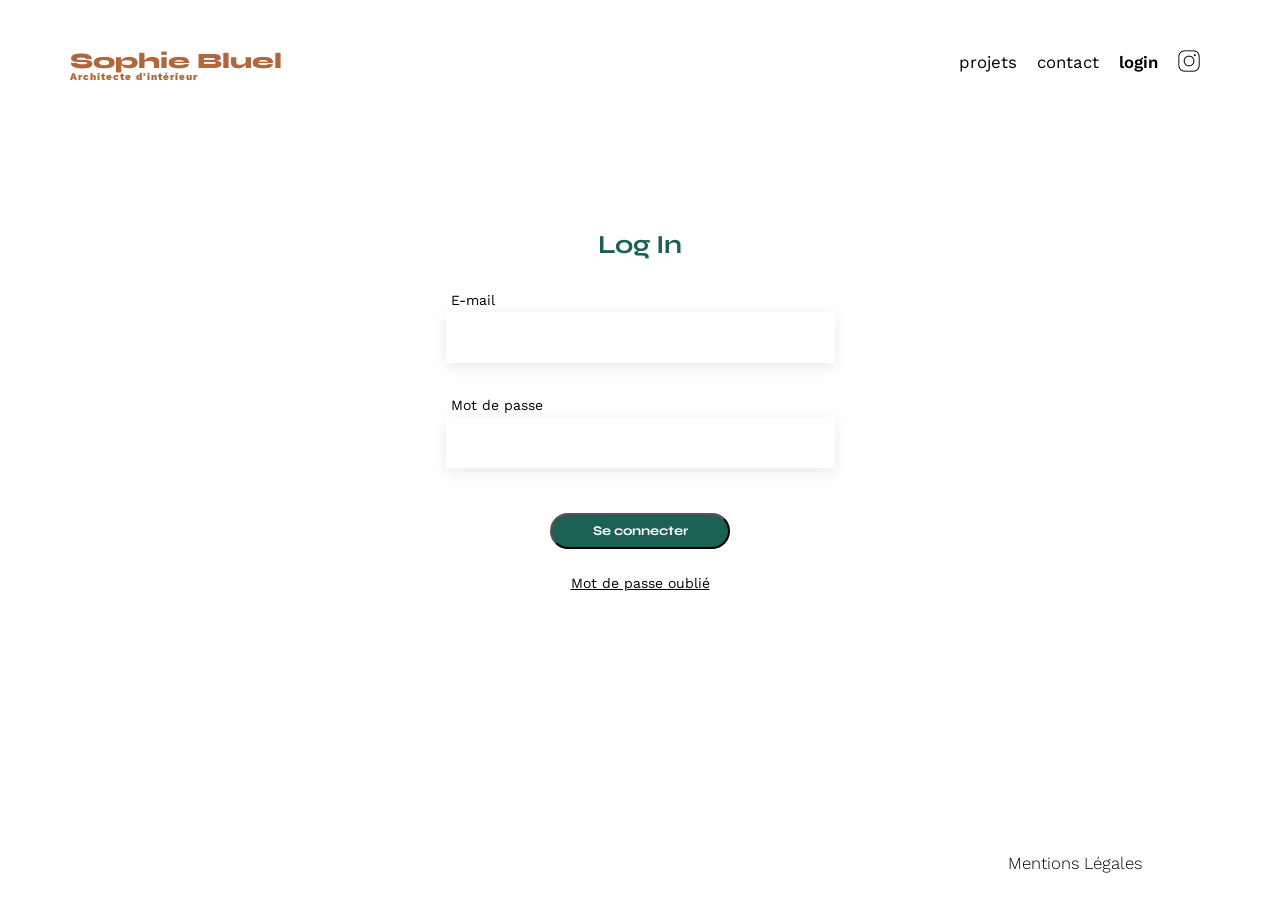
<file: FrontEnd/login.html>
<!DOCTYPE html>
<html lang="fr">
<head>
	<meta charset="UTF-8">
	<title>Sophie Bluel - Architecte d'intérieur</title>
	<meta name="viewport" content="width=device-width, initial-scale=1.0">
	<link rel="preconnect" href="https://fonts.googleapis.com">
	<link rel="preconnect" href="https://fonts.gstatic.com" crossorigin>
	<link href="https://fonts.googleapis.com/css2?family=Syne:wght@700;800&family=Work+Sans&display=swap" rel="stylesheet">
	<meta name="description" content="">
	<link rel="stylesheet" href="./assets/style.css">
	<script src="login.js" defer></script>
</head>

<body>
<header>
	<h1>Sophie Bluel <span>Architecte d'intérieur</span></h1>
	<nav>
		<ul>
			<li>projets</li>
			<li>contact</li>
			<li class="bold"><a href="./login.html">login</a></li>
			<li><img src="./assets/icons/instagram.png" alt="Instagram"></li>
		</ul>
	</nav>
</header>
<main class="page-login">
    <section id="login">
        <h2>Log In</h2>
        <form id="login-form">
            <label for="email">E-mail</label>
            <input type="email" id="email" name="email">

            <label for="password">Mot de passe</label>
            <input type="password" id="password" name="password">

			<p id="login-error"></p>

            <input type="submit" value="Se connecter">

            <a href="#">Mot de passe oublié</a>

        </form>

		

    </section>
</main>

<footer class="mentions-legales">
	<nav>
		<ul>
			<li>Mentions Légales</li>
		</ul>
	</nav>
</footer>

</body>
</html>
</file>
<file: FrontEnd/assets/style.css>
/* http://meyerweb.com/eric/tools/css/reset/
   v2.0 | 20110126
   License: none (public domain)
*/

html,
body,
div,
span,
applet,
object,
iframe,
h1,
h2,
h3,
h4,
h5,
h6,
p,
blockquote,
pre,
a,
abbr,
acronym,
address,
big,
cite,
code,
del,
dfn,
em,
img,
ins,
kbd,
q,
s,
samp,
small,
strike,
strong,
sub,
sup,
tt,
var,
b,
u,
i,
center,
dl,
dt,
dd,
ol,
ul,
li,
fieldset,
form,
label,
legend,
table,
caption,
tbody,
tfoot,
thead,
tr,
th,
td,
article,
aside,
canvas,
details,
embed,
figure,
figcaption,
footer,
header,
hgroup,
menu,
nav,
output,
ruby,
section,
summary,
time,
mark,
audio,
video {
  margin: 0;
  padding: 0;
  border: 0;
  font-size: 100%;
  font: inherit;
  vertical-align: baseline;
}
/* HTML5 display-role reset for older browsers */
article,
aside,
details,
figcaption,
figure,
footer,
header,
hgroup,
menu,
nav,
section {
  display: block;
}
body {
  line-height: 1;
}
ol,
ul {
  list-style: none;
}
blockquote,
q {
  quotes: none;
}
blockquote:before,
blockquote:after,
q:before,
q:after {
  content: "";
  content: none;
}
table {
  border-collapse: collapse;
  border-spacing: 0;
}
/** end reset css**/
body {
  max-width: 1140px;
  margin: auto;
  font-family: "Work Sans";
  font-size: 14px;
}
header {
  display: flex;
  justify-content: space-between;
  margin: 50px 0;
}
section {
  margin: 50px 0;
}

h1 {
  display: flex;
  flex-direction: column;
  font-family: "Syne";
  font-size: 22px;
  font-weight: 800;
  color: #b1663c;
}

h1 > span {
  font-family: "Work Sans";
  font-size: 10px;
  letter-spacing: 0.1em;
}

h2 {
  font-family: "Syne";
  font-weight: 700;
  font-size: 26px;
  color: #1d6154;
}
nav ul {
  display: flex;
  align-items: center;
  list-style-type: none;
}
nav li {
  padding: 0 10px;
  font-size: 1.2em;
}

li:hover {
  color: #b1663c;
}
#introduction {
  display: flex;
  align-items: center;
}
#introduction figure {
  flex: 1;
}
#introduction img {
  display: block;
  margin: auto;
  width: 80%;
}

#introduction article {
  flex: 1;
}
#introduction h2 {
  margin-bottom: 1em;
}

#introduction p {
  margin-bottom: 0.5em;
}
#portfolio h2 {
  text-align: center;
  margin-bottom: 1em;
}

/* CSS Bouton filtre */

.filters {
  display: flex;
  justify-content: center;
  gap: 10px;
  margin-bottom: 30px;
}

.filters button {
  font-family: "Syne";
  font-weight: 700;
  font-size: 16px;
  color: #1d6154;
  background-color: white;
  border: 1px solid #1d6154;
  border-radius: 60px;
  cursor: pointer;
}

.filters button:nth-child(1) {
  padding: 8px 28px;
}

.filters button:nth-child(2) {
  padding: 8px 20px;
}

.filters button:nth-child(3) {
  padding: 8px 14px;
}

.filters button:nth-child(4) {
  padding: 8px 9.5px;
}

.filters button.active {
  background-color: #1d6154;
  color: white;
}

/* Fin CSS Bouton filtre */

.gallery {
  width: 100%;
  display: grid;
  grid-template-columns: 1fr 1fr 1fr;
  grid-column-gap: 20px;
  grid-row-gap: 20px;
}

.gallery img {
  width: 100%;
}
#contact {
  width: 50%;
  margin: auto;
}
#contact > * {
  text-align: center;
}
#contact h2 {
  margin-bottom: 20px;
}
#contact form {
  text-align: left;
  margin-top: 30px;
  display: flex;
  flex-direction: column;
}

#contact input {
  height: 50px;
  font-size: 1.2em;
  border: none;
  box-shadow: 0px 4px 14px rgba(0, 0, 0, 0.09);
}
#contact label {
  margin: 2em 0 1em 0;
}
#contact textarea {
  border: none;
  box-shadow: 0px 4px 14px rgba(0, 0, 0, 0.09);
}

input[type="submit"] {
  font-family: "Syne";
  font-weight: 700;
  color: white;
  background-color: #1d6154;
  margin: 2em auto;
  width: 180px;
  text-align: center;
  border-radius: 60px;
}

footer nav ul {
  display: flex;
  justify-content: flex-end;
  margin: 2em;
}

/* Mes ajouts */

.bold {
  font-weight: 600;
}

nav img {
  width: 22px;
}

.page-login {
  margin-top: 150px;
}

nav a {
  color: inherit;
  text-decoration: none;
}

#login {
  width: 50%;
  margin: auto;
}

#login h2 {
  text-align: center;
  margin-bottom: 5px;
}

#login form {
  display: flex;
  flex-direction: column;
  align-items: center;
}

#login input[type="email"],
#login input[type="password"] {
  border: none;
  box-shadow: 0px 4px 14px rgba(0, 0, 0, 0.09);
  background-color: white;
  width: 379px;
  height: 51px;
  padding: 0 5px;
  margin-bottom: 5px;
}

#login label {
  width: 379px;
  margin: 30px 0 5px 0;
}

#login input[type="submit"] {
  padding-top: 8px;
  padding-bottom: 8px;
  margin-top: 40px;
}

#login form a {
  color: inherit;
}

.mentions-legales {
  position: absolute;
  bottom: 0;
  right: 100px;
  font-weight: 300;
}

#login-error {
  color: red;
}

.edition-mode {
  display: none;
}

#modify-button {
  display: none;
  border: none;
  background: none;
  font-family: "Work Sans";
  font-size: 14px;
  cursor: pointer;
}

.portfolio-title {
  display: flex;
  align-items: baseline;
  gap: 30px;
  justify-content: center;
  margin-top: 130px;
  margin-bottom: 60px;
}

.fa-edit {
  padding-right: 10px;
}

.edition-mode {
  display: none;
  background-color: black;
  color: white;
  height: 59px;
  align-items: center;
  justify-content: center;
  width: 100vw;
  margin-left: calc(50% - 50vw);
}
.modal {
  display: none;
  position: fixed;
  inset: 0;
  background-color: rgba(0, 0, 0, 0.5);
}

.modal-content {
  position: relative;
  background-color: white;
  width: 630px;
  height: 688px;
  margin: auto;
  border-radius: 10px;
}

.modal-close {
  position: absolute;
  right: 20px;
  top: 20px;
  border: none;
  background: none;
  font-size: 24px;
  cursor: pointer;
}

.modal-content h2 {
  font-family: "Work Sans";
  color: black;
  font-weight: 400;
  text-align: center;
  margin-top: 60px;
}

.modal-gallery-container {
  display: grid;
  grid-template-columns: repeat(5, 76px);
  column-gap: 9px;
  row-gap: 28px;
  width: 412px;
  margin: 50px auto 0;
}

.modal-gallery-container img {
  width: 76px;
  height: 102px;
  object-fit: cover;
}

.add-photo {
  display: block;
  font-family: "Syne";
  font-size: 14px;
  font-weight: 700;
  color: white;
  background-color: #1d6154;
  margin: 2.5em auto;
  width: 237px;
  text-align: center;
  border-radius: 60px;
  padding: 10px 0;
  border: none;
}

.add-photo-container {
  border-top: 1px solid #b3b3b3;
  width: 412px;
  margin: 5em auto;
}

.modal-gallery-container figure {
  position: relative;
}

.modal-gallery-container figure button {
  position: absolute;
  top: 5px;
  right: 5px;
  background-color: black;
  color: white;
  border: none;
  border-radius: 2px;
  padding: 3px 4px;
  font-size: 10px;
}

.modal-form {
  display: none;
}

.modal-form form {
  display: flex;
  flex-direction: column;
  width: 420px;
  margin: 40px auto 0;
}

.photo-upload {
  width: 420px;
  height: 170px;
  background-color: #e8f1f6;
  display: flex;
  flex-direction: column;
  align-items: center;
  justify-content: center;
  margin-bottom: 30px;
  border-radius: 3px;
}

.photo-upload input {
  display: none;
}

.photo-upload label {
  cursor: pointer;
  display: flex;
  flex-direction: column;
  align-items: center;
  color: #306685;
  background-color: #cbd6dc;
  border-radius: 50px;
  padding: 11px 33px;
  margin: 0;
}

.photo-upload .fa-image {
  font-size: 76px;
  color: #b9c5cc;
}

.modal-form label {
  margin-bottom: 8px;
  font-weight: 500;
}

.modal-form input[type="text"],
.modal-form select {
  height: 50px;
  border: none;
  appearance: none;
  background-color: white;
  box-shadow: 0px 4px 14px rgba(0, 0, 0, 0.09);
  margin-bottom: 25px;
  padding: 0 10px;
  box-sizing: border-box;
  width: 100%;
}

.select-container {
  position: relative;
  width: 100%;
}

.select-container .fa-chevron-down {
  position: absolute;
  right: 15px;
  top: 18px;
  font-size: 12px;
  pointer-events: none;
}

.modal-back {
  position: absolute;
  top: 25px;
  left: 25px;
  border: none;
  background: none;
  cursor: pointer;
  font-size: 21px;
}

.form-separator {
  border-top: 1px solid #b3b3b3;
  margin: 15px 0 30px;
}

.modal-form form button[type="submit"] {
  background-color: #1d6154;
  color: white;
  border: none;
  border-radius: 50px;
  width: 237px;
  padding: 10px 0;
  margin: 0 auto;
  font-family: "Syne";
  font-size: 14px;
  font-weight: 700;
  cursor: pointer;
}

.modal-form form button[type="submit"]:disabled {
  background-color: #a7a7a7;
  cursor: not-allowed;
}

.photo-preview {
  display: none;
  width: 180px;
  height: 100%;
  object-fit: contain;
}

.form-error {
  color: #d32f2f;
  font-size: 14px;
  text-align: center;
  margin: 0 0 15px;
}
</file>
